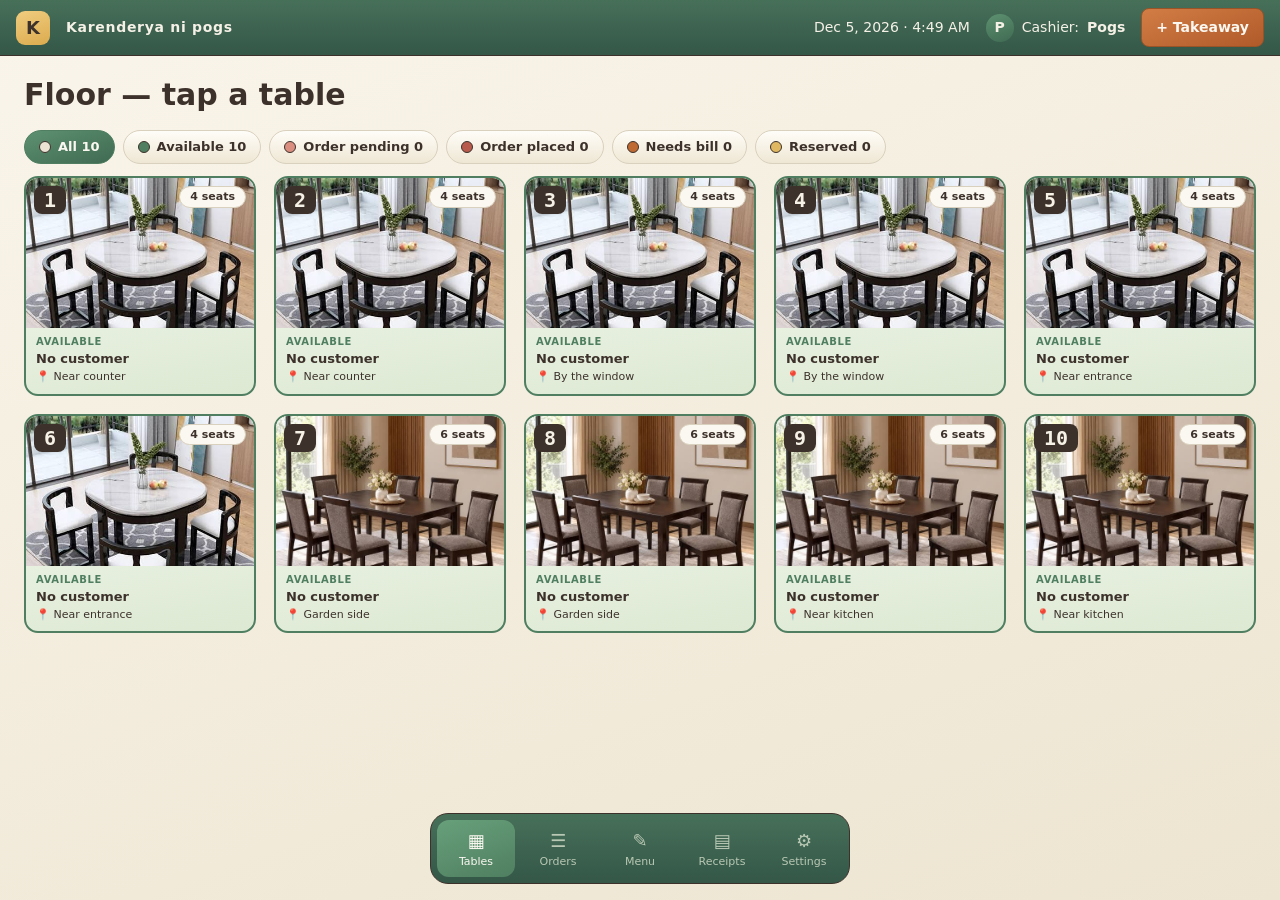
<file: index.html>
<!DOCTYPE html>
<html>
<head>
  <meta charset="utf-8">
  <meta name="viewport" content="width=device-width,initial-scale=1">
  <title>Karenderya POS - Floor</title>
  <link rel="stylesheet" href="style.css">
</head>
<body>
  <section id="app">
    <nav id="side-menu">
      <a id="link-floor" href="index.html" class="active"><span>▦</span>Tables</a>
      <a id="link-orders" href="orders.html"><span>☰</span>Orders</a>
      <a id="link-menu" href="menu.html"><span>✎</span>Menu</a>
      <a id="link-receipts" href="receipts.html"><span>▤</span>Receipts</a>
      <a id="link-settings" href="settings.html"><span>⚙</span>Settings</a>
    </nav>
    <header id="top-bar">
      <strong class="logo">K</strong>
      <strong id="shop-name"></strong>
      <span id="date-time"></span>
      <span class="cashier"><i id="avatar"></i>Cashier: <b id="cashier-name"></b></span>
      <button onclick="newTakeaway()">+ Takeaway</button>
    </header>
    <main id="floor">
      <h2>Floor — tap a table</h2>
      <p id="filter-bar" class="filters"></p>
      <section id="table-board" class="table-board"></section>
      <section id="takeaway-area" hidden>
        <h2>Open takeaway</h2>
        <section id="takeaway-board" class="table-board"></section>
      </section>
      <section id="reservation-area" hidden>
        <h2>Reservations</h2>
        <table class="list">
          <thead><tr><th>Table</th><th>Name</th><th>Guests</th><th>When</th><th></th></tr></thead>
          <tbody id="reservation-rows"></tbody>
        </table>
      </section>
    </main>

    <!-- pop-up box: seat / reserve / reserved table -->
    <section id="table-box" hidden onclick="closeBox()">
      <section id="box-panel" onclick="event.stopPropagation()">
        <h1 id="box-title"></h1>
        <p id="box-info" class="muted"></p>
        <hr>

        <section id="box-free">
          <p id="box-tabs" class="buttons">
            <button id="tab-seat" class="light-button tab" onclick="showTab('seat')">Seat now</button>
            <button id="tab-reserve" class="light-button tab" onclick="showTab('reserve')">Reserve</button>
          </p>
          <p>Customer name</p>
          <input id="box-name" placeholder="e.g. Maria Santos (leave blank for walk-in)">
          <section id="guests-area">
            <p>Guests</p>
            <input id="box-guests" type="number" min="1" placeholder="How many people?">
          </section>
          <section id="when-area">
            <p id="when-label">Date and time</p>
            <input id="box-when" type="datetime-local" oninput="showWhen()">
            <p class="quick">
              <button id="quick-now" class="light-button" onclick="quickTime('now')" hidden>Now</button>
              <button id="quick-30" class="light-button" onclick="quickTime('min30')" hidden>In 30 min</button>
              <button class="light-button" onclick="quickTime('hour1')">In 1 hour</button>
              <button class="light-button" onclick="quickTime('hour2')">In 2 hours</button>
              <button class="light-button" onclick="quickTime('today6')">Today 6 PM</button>
              <button class="light-button" onclick="quickTime('tom12')">Tomorrow 12 PM</button>
              <button class="light-button" onclick="quickTime('tom6')">Tomorrow 6 PM</button>
            </p>
            <p id="when-preview"></p>
          </section>
          <p id="box-error" class="error"></p>
          <p class="buttons">
            <button class="light-button" onclick="closeBox()">Close</button>
            <button id="box-save" class="red-button" onclick="saveBox()">Seat customer</button>
          </p>
        </section>

        <section id="box-reserved" hidden>
          <p class="buttons"><button class="red-button" onclick="seatReserved()">Customer arrived — seat now</button></p>
          <p class="buttons">
            <button class="light-button" onclick="editFromBox()">Edit</button>
            <button class="danger-button" onclick="cancelFromBox()">Cancel reservation</button>
          </p>
          <p class="buttons"><button class="light-button" onclick="closeBox()">Close</button></p>
        </section>
      </section>
    </section>
  </section>
  <script src="js/common.js"></script>
  <script src="js/floor.js"></script>
  <script>loadData();</script>
</body>
</html>
</file>
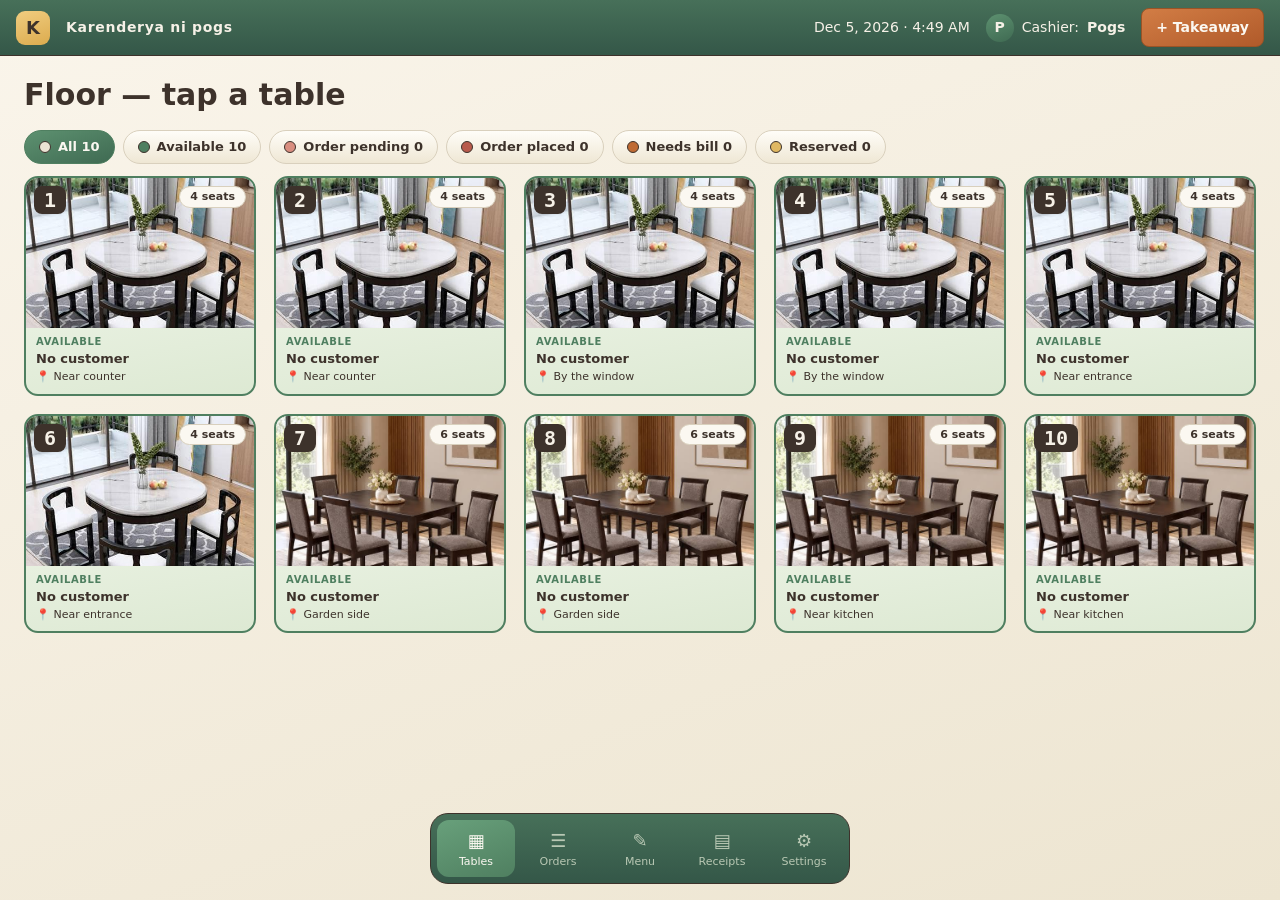
<file: bill.html>
<!DOCTYPE html>
<html>
<head>
  <meta charset="utf-8">
  <meta name="viewport" content="width=device-width,initial-scale=1">
  <title>Karenderya POS - Bill</title>
  <link rel="stylesheet" href="style.css">
</head>
<body>
  <section id="app">
    <nav id="side-menu">
      <a id="link-floor" href="index.html" class="active"><span>▦</span>Tables</a>
      <a id="link-orders" href="orders.html"><span>☰</span>Orders</a>
      <a id="link-menu" href="menu.html"><span>✎</span>Menu</a>
      <a id="link-receipts" href="receipts.html"><span>▤</span>Receipts</a>
      <a id="link-settings" href="settings.html"><span>⚙</span>Settings</a>
    </nav>
    <header id="top-bar">
      <strong class="logo">K</strong>
      <strong id="shop-name"></strong>
      <span id="date-time"></span>
      <span class="cashier"><i id="avatar"></i>Cashier: <b id="cashier-name"></b></span>
    </header>
    <main id="bill">
      <section class="paper">
        <h2 id="bill-title"></h2>
        <p id="discount-status"></p>
        <p><button id="discount-button" onclick="toggleDiscount()"></button></p>
        <hr>
        <table class="list">
          <thead><tr><th>Order</th><th>Food</th><th>Qty</th><th>Price</th></tr></thead>
          <tbody id="bill-rows"></tbody>
        </table>
        <table class="totals">
          <tr><td>Subtotal</td><td id="bill-subtotal"></td></tr>
          <tr><td>Discount</td><td id="bill-discount"></td></tr>
          <tr><td><b>Total due</b></td><td id="bill-due"></td></tr>
          <tr><td>Paid so far</td><td id="bill-paid"></td></tr>
          <tr><td><b>Balance</b></td><td id="bill-balance"></td></tr>
        </table>
        <section id="payment-box" class="box">
          <h3>Payment</h3>
          <p>Amount to collect now</p>
          <input id="collect" type="number" step="0.01" placeholder="Amount to collect, e.g. 150.00" oninput="showChange()">
          <p>Cash received</p>
          <input id="cash" type="number" step="0.01" placeholder="Cash from the customer, e.g. 200.00" oninput="showChange()">
          <p id="change" class="mono"></p>
          <p class="buttons">
            <button class="light-button" onclick="showPage('order')">← Add more food</button>
            <button id="pay-button" class="red-button" onclick="payNow()">Record payment</button>
          </p>
        </section>
        <p id="finish-box" class="buttons" hidden>
          <button class="red-button" onclick="finishCheckout()">Finish and release table</button>
        </p>
      </section>
    </main>
  </section>
  <script src="js/common.js"></script>
  <script src="js/bill.js"></script>
  <script>loadData();</script>
</body>
</html>
</file>
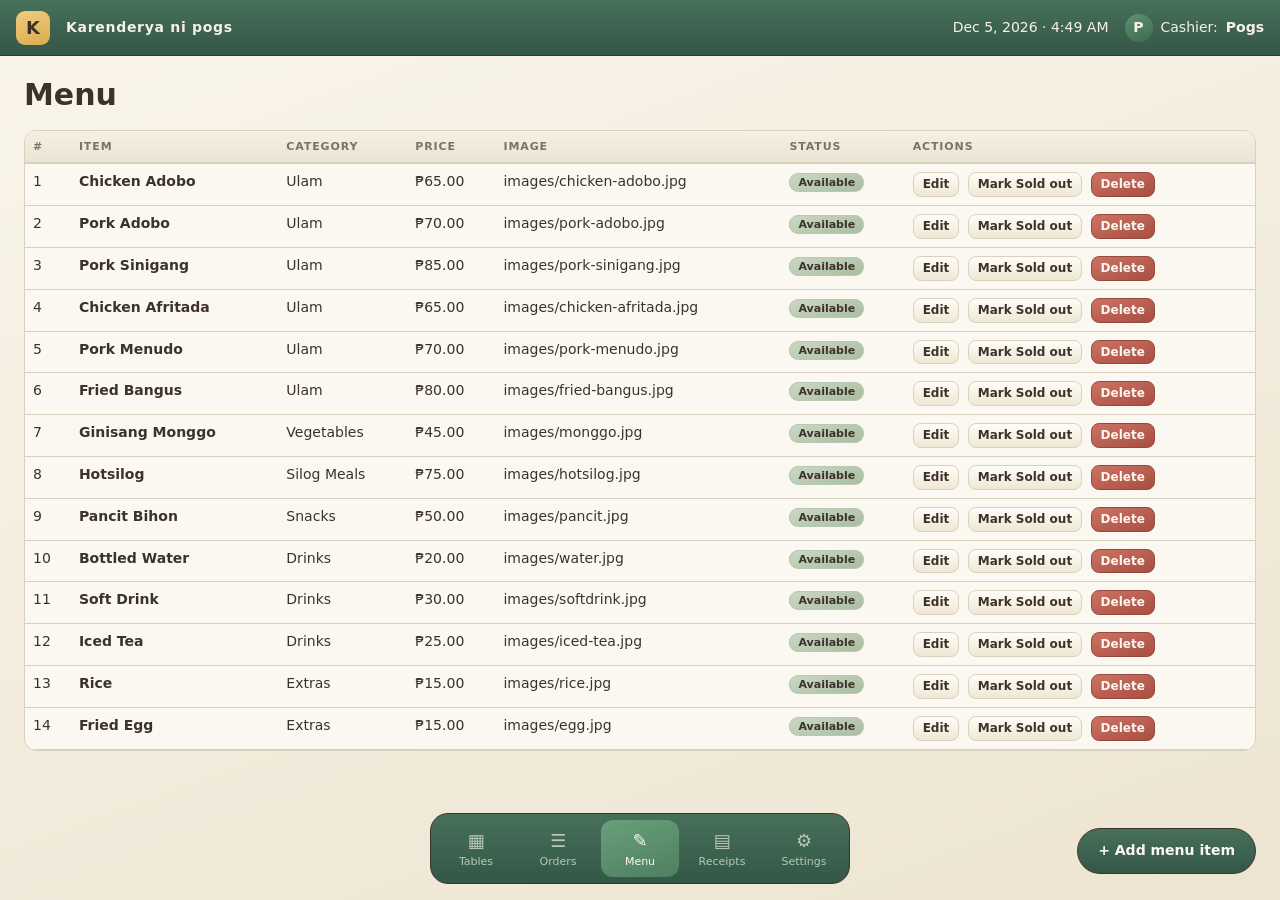
<file: menu.html>
<!DOCTYPE html>
<html>
<head>
  <meta charset="utf-8">
  <meta name="viewport" content="width=device-width,initial-scale=1">
  <title>Karenderya POS - Menu</title>
  <link rel="stylesheet" href="style.css">
</head>
<body>
  <section id="app">
    <nav id="side-menu">
      <a id="link-floor" href="index.html"><span>▦</span>Tables</a>
      <a id="link-orders" href="orders.html"><span>☰</span>Orders</a>
      <a id="link-menu" href="menu.html" class="active"><span>✎</span>Menu</a>
      <a id="link-receipts" href="receipts.html"><span>▤</span>Receipts</a>
      <a id="link-settings" href="settings.html"><span>⚙</span>Settings</a>
    </nav>
    <header id="top-bar">
      <strong class="logo">K</strong>
      <strong id="shop-name"></strong>
      <span id="date-time"></span>
      <span class="cashier"><i id="avatar"></i>Cashier: <b id="cashier-name"></b></span>
    </header>
    <main id="menu">
      <h2>Menu</h2>
      <button id="add-button" onclick="newMenuItem()">+ Add menu item</button>
      <table class="list">
        <thead><tr><th>#</th><th>Item</th><th>Category</th><th>Price</th><th>Image</th><th>Status</th><th>Actions</th></tr></thead>
        <tbody id="menu-rows"></tbody>
      </table>
    </main>
  </section>
  <script src="js/common.js"></script>
  <script src="js/menu.js"></script>
  <script>loadData();</script>
</body>
</html>
</file>
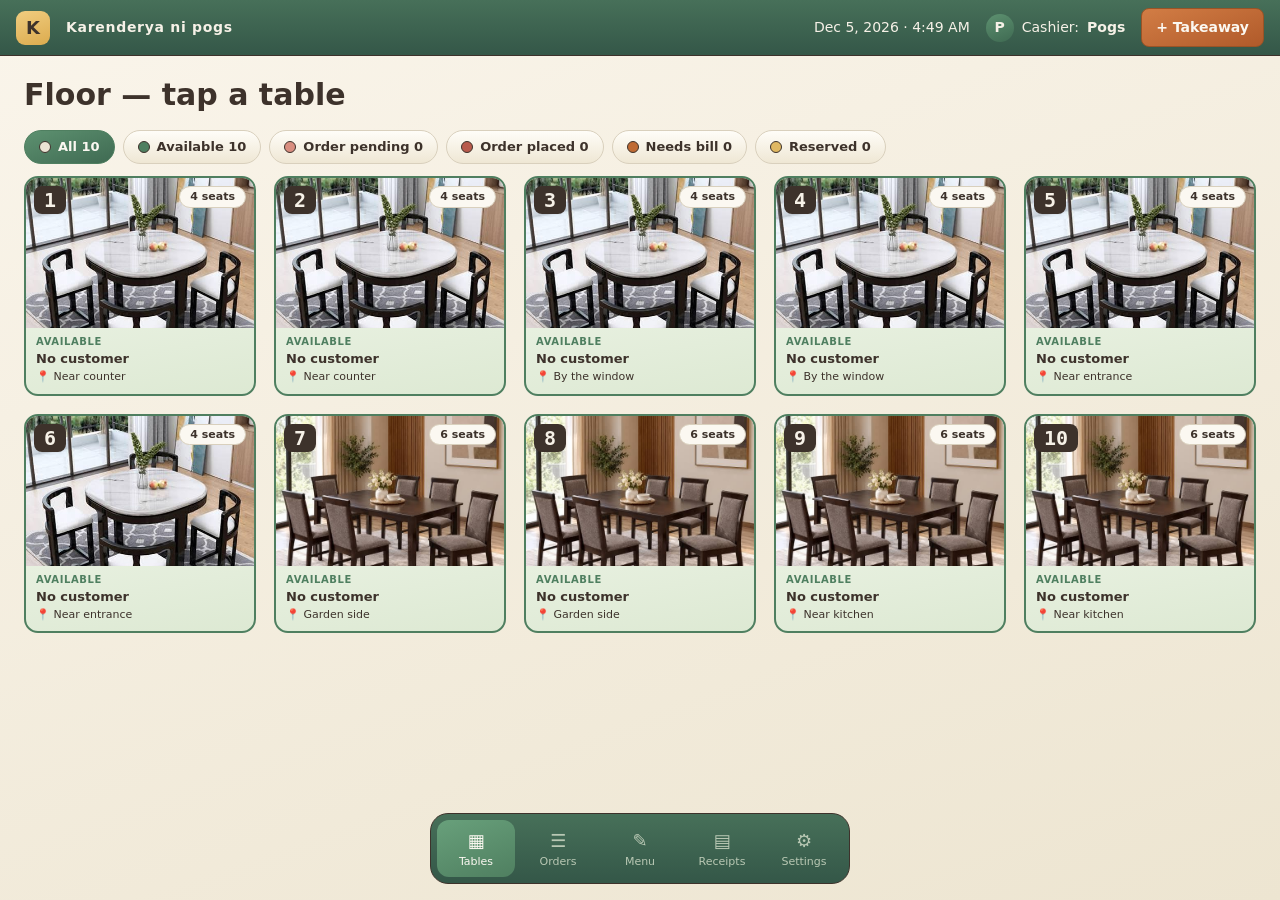
<file: order.html>
<!DOCTYPE html>
<html>
<head>
  <meta charset="utf-8">
  <meta name="viewport" content="width=device-width,initial-scale=1">
  <title>Karenderya POS - Order</title>
  <link rel="stylesheet" href="style.css">
</head>
<body>
  <section id="app">
    <nav id="side-menu">
      <a id="link-floor" href="index.html" class="active"><span>▦</span>Tables</a>
      <a id="link-orders" href="orders.html"><span>☰</span>Orders</a>
      <a id="link-menu" href="menu.html"><span>✎</span>Menu</a>
      <a id="link-receipts" href="receipts.html"><span>▤</span>Receipts</a>
      <a id="link-settings" href="settings.html"><span>⚙</span>Settings</a>
    </nav>
    <header id="top-bar">
      <strong class="logo">K</strong>
      <strong id="shop-name"></strong>
      <span id="date-time"></span>
      <span class="cashier"><i id="avatar"></i>Cashier: <b id="cashier-name"></b></span>
    </header>
    <main id="order">
      <nav id="category-list"></nav>
      <section id="food-area">
        <input id="search-box" type="search" autocomplete="off" placeholder="Search food... e.g. adobo, sinigang, turon, iced tea" oninput="onSearch()">
        <section id="food-grid" class="food-grid"></section>
      </section>
      <aside id="ticket">
        <header>
          <strong id="ticket-title"></strong>
          <p id="ticket-total" class="mono"></p>
        </header>
        <section>
          <h3>Already sent</h3>
          <ul id="sent-list"></ul>
          <h3>New order (not sent yet)</h3>
          <ul id="new-list"></ul>
        </section>
        <footer>
          <p class="big-total"><span>This order</span><span id="new-total" class="mono"></span></p>
          <button class="red-button" onclick="sendOrder()">Send order to kitchen</button>
          <button class="light-button" onclick="clearDraft()">Clear new order</button>
          <button class="light-button" onclick="showPage('floor')">Back to floor</button>
          <button onclick="goBill()">Done ordering → Billing</button>
        </footer>
      </aside>
    </main>
  </section>
  <script src="js/common.js"></script>
  <script src="js/order.js"></script>
  <script>loadData();</script>
</body>
</html>
</file>
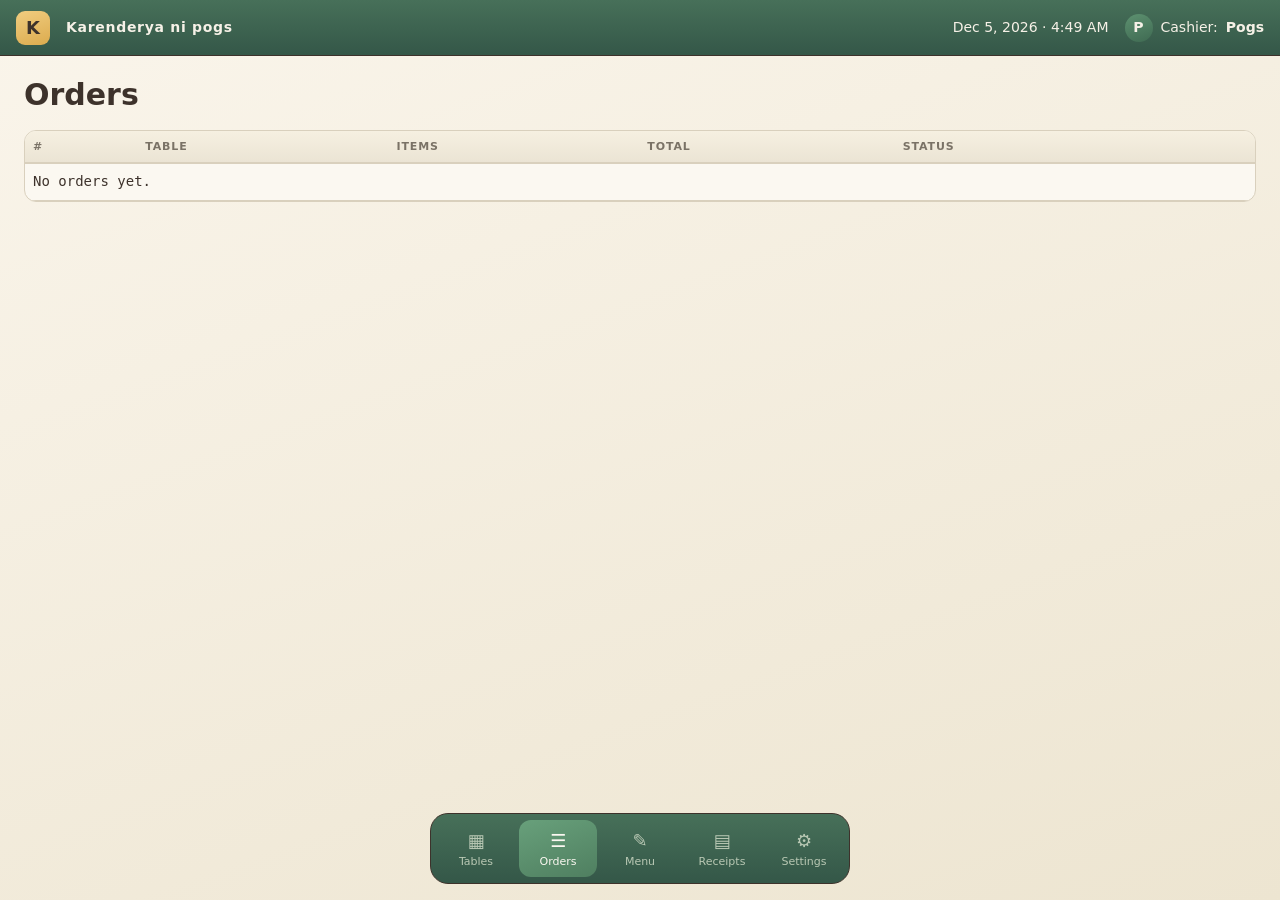
<file: orders.html>
<!DOCTYPE html>
<html>
<head>
  <meta charset="utf-8">
  <meta name="viewport" content="width=device-width,initial-scale=1">
  <title>Karenderya POS - Orders</title>
  <link rel="stylesheet" href="style.css">
</head>
<body>
  <section id="app">
    <nav id="side-menu">
      <a id="link-floor" href="index.html"><span>▦</span>Tables</a>
      <a id="link-orders" href="orders.html" class="active"><span>☰</span>Orders</a>
      <a id="link-menu" href="menu.html"><span>✎</span>Menu</a>
      <a id="link-receipts" href="receipts.html"><span>▤</span>Receipts</a>
      <a id="link-settings" href="settings.html"><span>⚙</span>Settings</a>
    </nav>
    <header id="top-bar">
      <strong class="logo">K</strong>
      <strong id="shop-name"></strong>
      <span id="date-time"></span>
      <span class="cashier"><i id="avatar"></i>Cashier: <b id="cashier-name"></b></span>
    </header>
    <main id="orders">
      <h2>Orders</h2>
      <table class="list">
        <thead><tr><th>#</th><th>Table</th><th>Items</th><th>Total</th><th>Status</th><th></th></tr></thead>
        <tbody id="order-rows"></tbody>
      </table>
    </main>
  </section>
  <script src="js/common.js"></script>
  <script src="js/orders.js"></script>
  <script>loadData();</script>
</body>
</html>
</file>
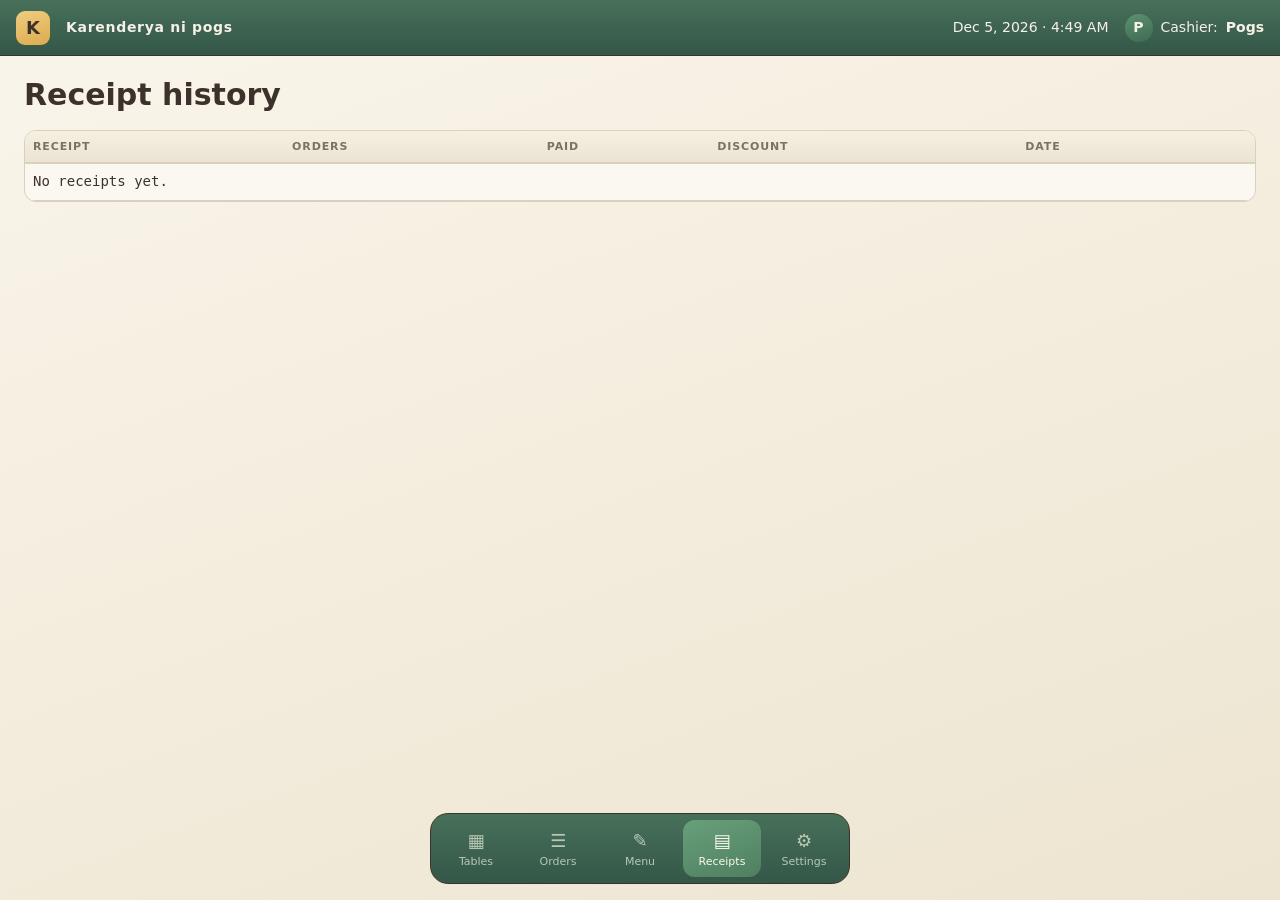
<file: receipt.html>
<!DOCTYPE html>
<html>
<head>
  <meta charset="utf-8">
  <meta name="viewport" content="width=device-width,initial-scale=1">
  <title>Karenderya POS - Receipt</title>
  <link rel="stylesheet" href="style.css">
</head>
<body>
  <section id="app">
    <nav id="side-menu">
      <a id="link-floor" href="index.html" class="active"><span>▦</span>Tables</a>
      <a id="link-orders" href="orders.html"><span>☰</span>Orders</a>
      <a id="link-menu" href="menu.html"><span>✎</span>Menu</a>
      <a id="link-receipts" href="receipts.html"><span>▤</span>Receipts</a>
      <a id="link-settings" href="settings.html"><span>⚙</span>Settings</a>
    </nav>
    <header id="top-bar">
      <strong class="logo">K</strong>
      <strong id="shop-name"></strong>
      <span id="date-time"></span>
      <span class="cashier"><i id="avatar"></i>Cashier: <b id="cashier-name"></b></span>
    </header>
    <main id="receipt-page">
      <section class="paper">
        <h2 id="receipt-title"></h2>
        <article id="receipt-paper">
          <header>
            <strong id="r-shop"></strong>
            <p id="r-address"></p>
            <p id="r-phone"></p>
            <strong id="r-heading"></strong>
          </header>
          <table>
            <tr><td>Receipt</td><td id="r-no"></td></tr>
            <tr><td>Orders</td><td id="r-orders"></td></tr>
            <tr><td>Date</td><td id="r-date"></td></tr>
            <tr><td>Cashier</td><td id="r-cashier"></td></tr>
          </table>
          <table><tbody id="r-items"></tbody></table>
          <p id="r-discount-status"></p>
          <table>
            <tr><td>Subtotal</td><td id="r-subtotal"></td></tr>
            <tr><td>Discount</td><td id="r-discount"></td></tr>
            <tr><td><b>Amount due</b></td><td id="r-due"></td></tr>
            <tr><td>Paid now</td><td id="r-paid"></td></tr>
            <tr><td>Cash received</td><td id="r-cash"></td></tr>
            <tr><td>Change</td><td id="r-change"></td></tr>
            <tr><td>Total paid</td><td id="r-total-paid"></td></tr>
            <tr><td><b>Balance</b></td><td id="r-balance"></td></tr>
            <tr><td>Method</td><td>Cash</td></tr>
          </table>
          <footer id="r-footer"></footer>
        </article>
        <p class="buttons no-print">
          <button class="light-button" onclick="window.print()">Print</button>
          <button class="light-button" onclick="downloadReceipt()">Download</button>
        </p>
        <p class="buttons no-print">
          <button id="back-history" class="red-button" onclick="showPage('receipts')" hidden>Back to history</button>
          <button id="back-table" class="red-button" onclick="showPage('order')" hidden>Back to table</button>
          <button id="finish-button" class="red-button" onclick="finishCheckout()" hidden>Finish checkout</button>
        </p>
      </section>
    </main>
  </section>
  <script src="js/common.js"></script>
  <script src="js/receipt.js"></script>
  <script>loadData();</script>
</body>
</html>
</file>
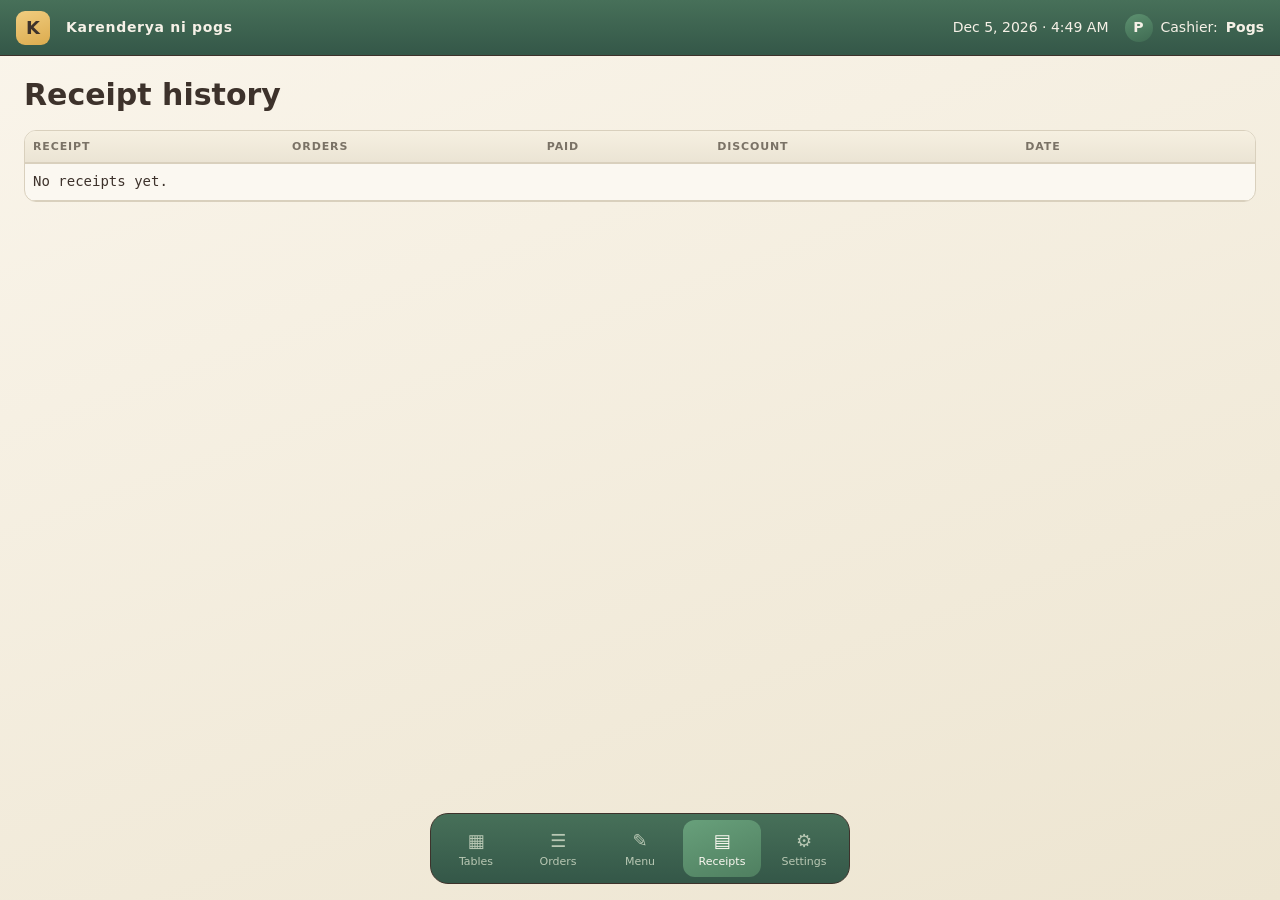
<file: receipts.html>
<!DOCTYPE html>
<html>
<head>
  <meta charset="utf-8">
  <meta name="viewport" content="width=device-width,initial-scale=1">
  <title>Karenderya POS - Receipts</title>
  <link rel="stylesheet" href="style.css">
</head>
<body>
  <section id="app">
    <nav id="side-menu">
      <a id="link-floor" href="index.html"><span>▦</span>Tables</a>
      <a id="link-orders" href="orders.html"><span>☰</span>Orders</a>
      <a id="link-menu" href="menu.html"><span>✎</span>Menu</a>
      <a id="link-receipts" href="receipts.html" class="active"><span>▤</span>Receipts</a>
      <a id="link-settings" href="settings.html"><span>⚙</span>Settings</a>
    </nav>
    <header id="top-bar">
      <strong class="logo">K</strong>
      <strong id="shop-name"></strong>
      <span id="date-time"></span>
      <span class="cashier"><i id="avatar"></i>Cashier: <b id="cashier-name"></b></span>
    </header>
    <main id="receipts">
      <h2>Receipt history</h2>
      <table class="list">
        <thead><tr><th>Receipt</th><th>Orders</th><th>Paid</th><th>Discount</th><th>Date</th><th></th></tr></thead>
        <tbody id="receipt-rows"></tbody>
      </table>
    </main>
  </section>
  <script src="js/common.js"></script>
  <script src="js/receipts.js"></script>
  <script>loadData();</script>
</body>
</html>
</file>
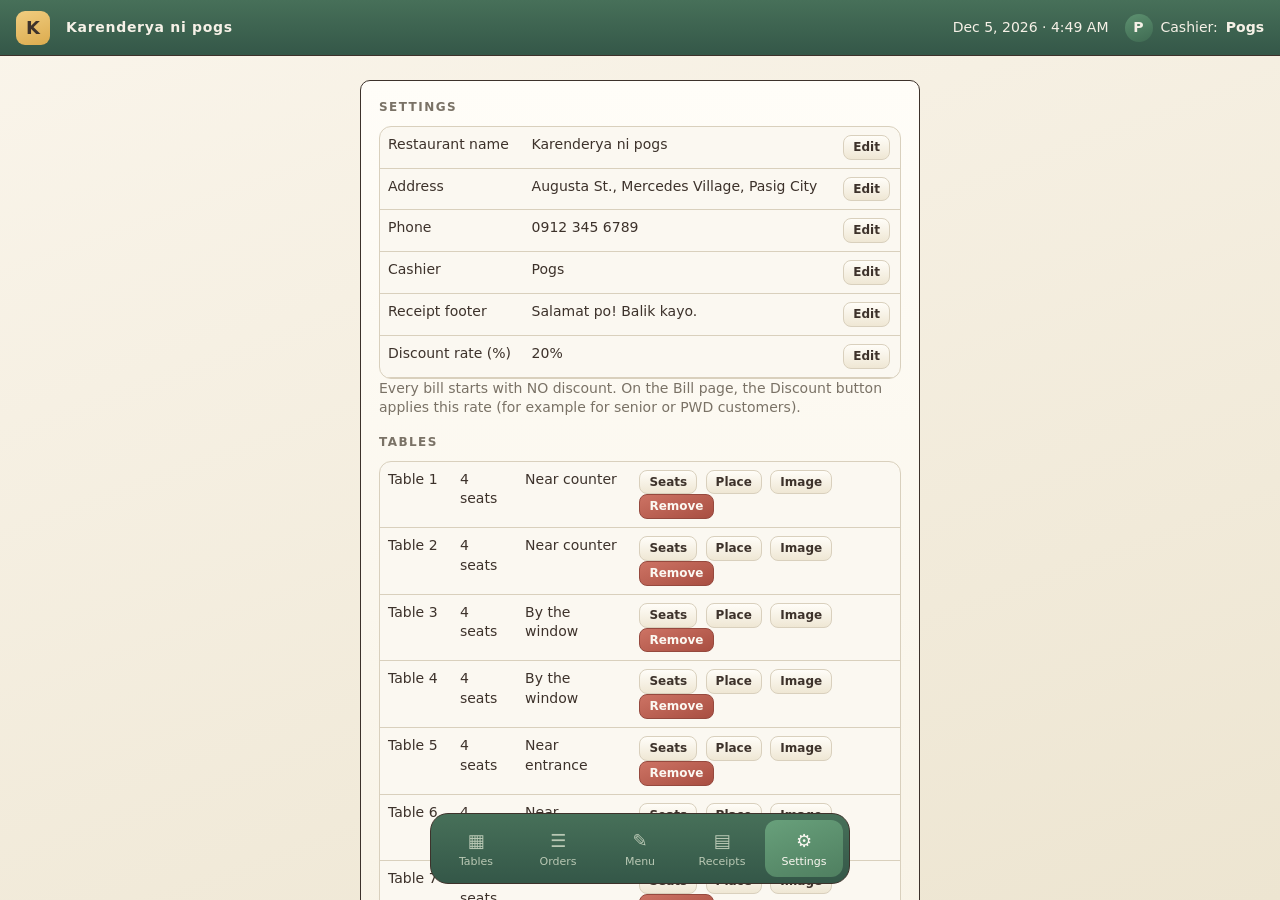
<file: settings.html>
<!DOCTYPE html>
<html>
<head>
  <meta charset="utf-8">
  <meta name="viewport" content="width=device-width,initial-scale=1">
  <title>Karenderya POS - Settings</title>
  <link rel="stylesheet" href="style.css">
</head>
<body>
  <section id="app">
    <nav id="side-menu">
      <a id="link-floor" href="index.html"><span>▦</span>Tables</a>
      <a id="link-orders" href="orders.html"><span>☰</span>Orders</a>
      <a id="link-menu" href="menu.html"><span>✎</span>Menu</a>
      <a id="link-receipts" href="receipts.html"><span>▤</span>Receipts</a>
      <a id="link-settings" href="settings.html" class="active"><span>⚙</span>Settings</a>
    </nav>
    <header id="top-bar">
      <strong class="logo">K</strong>
      <strong id="shop-name"></strong>
      <span id="date-time"></span>
      <span class="cashier"><i id="avatar"></i>Cashier: <b id="cashier-name"></b></span>
    </header>
    <main id="settings">
      <section class="paper">
        <h2>Settings</h2>
        <table class="list"><tbody>
          <tr><td>Restaurant name</td><td id="set-name"></td><td><button class="small light-button" onclick="editShop('name')">Edit</button></td></tr>
          <tr><td>Address</td><td id="set-address"></td><td><button class="small light-button" onclick="editShop('address')">Edit</button></td></tr>
          <tr><td>Phone</td><td id="set-phone"></td><td><button class="small light-button" onclick="editShop('phone')">Edit</button></td></tr>
          <tr><td>Cashier</td><td id="set-cashier"></td><td><button class="small light-button" onclick="editShop('cashier')">Edit</button></td></tr>
          <tr><td>Receipt footer</td><td id="set-footer"></td><td><button class="small light-button" onclick="editShop('footer')">Edit</button></td></tr>
          <tr><td>Discount rate (%)</td><td id="set-discount"></td><td><button class="small light-button" onclick="editDiscount()">Edit</button></td></tr>
        </tbody></table>
        <p class="muted">Every bill starts with NO discount. On the Bill page, the Discount button applies this rate (for example for senior or PWD customers).</p>
        <h2>Tables</h2>
        <table class="list"><tbody id="table-rows"></tbody></table>
        <p class="buttons"><button class="light-button" onclick="addTable()">+ Add table</button></p>
      </section>
    </main>
  </section>
  <script src="js/common.js"></script>
  <script src="js/settings.js"></script>
  <script>loadData();</script>
</body>
</html>
</file>
<file: style.css>
/* COLOR MEANING (soft colors, easy on the eyes)
   brown  = warm, trustworthy (text)
   green  = fresh, "go" (available table, confirm, paid, top bar, menu dock)
   orange = appetite + action (main buttons)
   red    = busy / stop (occupied table)
   amber  = attention, special (reserved table, discount, price tags)
   cream  = calm background
   Gradients: each color fades slowly from a lighter shade to a darker one. */
:root{
  --brown:#3d322b;--brown2:#4a3e35;
  --green:#4f7f60;--green-dark:#3b5f4a;
  --orange:#bf6a33;--red:#b85a4c;--amber:#e0b862;
  --cream:#f6f1e7;--paper:#fbf8f1;--sand:#ebe4d4;--sage:#b9c8b4;--gray:#7a7266;--line:#d9d0bd;
  --g-green:linear-gradient(160deg,#5d9170,#3f6a52);
  --g-dark:linear-gradient(180deg,#477059,#345748);
  --g-orange:linear-gradient(160deg,#d27d45,#b05a2a);
  --g-red:linear-gradient(160deg,#cd7364,#a84e41);
  --g-amber:linear-gradient(160deg,#f0cd80,#dcab4e);
  --g-sage:linear-gradient(160deg,#cbd8c4,#a9bd9f);
  --g-paper:linear-gradient(180deg,#fffdf8,#f6f0e1);
  --mono:ui-monospace,Consolas,monospace;--sans:"Segoe UI",system-ui,sans-serif;
}
*{box-sizing:border-box;margin:0}
html,body{height:100%}
body{font:14px/1.4 var(--sans);background:linear-gradient(160deg,#faf5eb,#ede5d1) fixed;color:var(--brown)}
button,input{font:inherit;color:inherit}

/* buttons */
button{cursor:pointer;font-family:var(--sans);background:var(--g-green);color:var(--paper);border:1px solid var(--green-dark);border-radius:8px;padding:9px 14px;font-weight:600}
button:hover{filter:brightness(1.07)}
button:disabled{background:var(--sand);color:var(--gray);border-color:var(--line);cursor:not-allowed}
.red-button{background:var(--g-orange);border-color:#9a5326}
.danger-button{background:var(--g-red);border-color:#96493e}
.gold-button{background:var(--g-amber);color:var(--brown);border-color:#b8913a}
.light-button{background:linear-gradient(180deg,#fffdf8,#efe7d4);color:var(--brown);border:1px solid var(--line)}
.small{padding:3px 9px;font-size:12px}
.tab.active{background:var(--g-green);color:var(--paper);border-color:var(--green)}

/* inputs */
input{padding:10px;border:1px solid var(--line);border-radius:8px;background:var(--paper);width:100%;margin:4px 0 8px}
input:focus{outline:2px solid var(--orange);border-color:var(--orange)}
input::placeholder{color:var(--gray);font-style:italic}

h1{font-size:22px;margin-bottom:4px}
h2{font-size:12px;letter-spacing:.12em;text-transform:uppercase;color:var(--gray);margin:0 0 10px}
main>h2{font-size:30px;letter-spacing:0;text-transform:none;color:var(--brown);margin-bottom:14px}
h3{font-size:11px;letter-spacing:.1em;text-transform:uppercase;color:var(--gray);margin:10px 0 4px}
hr{border:0;border-top:1px dashed var(--line);margin:10px 0}
.price,.mono,td:last-child{font-family:var(--mono)}
.muted{color:var(--gray)}
.error{color:var(--red);font-weight:600;min-height:20px}
[hidden]{display:none!important}

/* page frame: top bar on top, floating menu dock at the bottom */
#app{display:grid;grid-template-columns:1fr;grid-template-rows:56px 1fr;height:100vh}
#side-menu{position:fixed;bottom:16px;left:50%;transform:translateX(-50%);z-index:10;display:flex;flex-direction:row;gap:4px;padding:6px;background:var(--g-dark);border:1px solid var(--brown);border-radius:18px}
#side-menu a{width:78px;padding:8px 0;text-align:center;color:var(--sage);text-decoration:none;font-size:11px;border-radius:12px}
#side-menu a:hover{background:#4a7459}
#side-menu a span{display:block;font-size:18px}
#side-menu a.active{background:linear-gradient(160deg,#68a07b,#4f7f60);color:var(--paper)}
#top-bar{position:relative;z-index:2;display:flex;align-items:center;gap:16px;background:var(--g-dark);color:var(--cream);padding:0 16px;border-bottom:1px solid var(--brown)}
#top-bar #shop-name{flex:1;letter-spacing:.05em}
#top-bar .logo{width:34px;height:34px;border-radius:9px;background:var(--g-amber);color:var(--brown);display:grid;place-items:center;font-size:18px;flex:none}
.cashier{display:flex;align-items:center;gap:8px}
#avatar{width:28px;height:28px;border-radius:50%;background:var(--g-green);display:grid;place-items:center;font-style:normal;font-weight:700}
#top-bar button{background:var(--g-orange);border-color:#9a5326}
main{position:relative;z-index:1;overflow:auto;padding:18px 24px 110px}

/* floor: color key */
/* floor: filter buttons (click one to show only that group of tables) */
.filters{display:flex;flex-wrap:wrap;gap:8px;margin-bottom:12px}
.filters button{display:flex;align-items:center;gap:7px;padding:7px 14px;border-radius:999px;font-size:13px}
.filters button::before{content:'';width:10px;height:10px;border-radius:50%;background:var(--c);border:1px solid var(--brown)}
.filters button.active{background:var(--g-green);color:var(--paper);border-color:var(--green)}
.f-all{--c:var(--sand)}.f-free{--c:var(--green)}.f-pending{--c:#d98e80}.f-placed{--c:var(--red)}.f-bill{--c:var(--orange)}.f-reserved{--c:var(--amber)}

/* floor: table cards = picture on top, details below */
.table-board{display:grid;grid-template-columns:repeat(auto-fill,minmax(200px,1fr));gap:18px;margin:6px 0 14px}
.table-tile{position:relative;display:flex;flex-direction:column;padding:0;overflow:hidden;text-align:left;border-radius:14px;border:2px solid var(--line);color:var(--brown);font-weight:400}
.table-picture{position:relative;height:150px;display:grid;place-items:center;overflow:hidden}
.table-picture img{width:100%;height:100%;object-fit:cover}
.take-icon{font-size:46px}
.table-number{position:absolute;left:8px;top:8px;font:800 20px/1 var(--mono);background:var(--brown);color:var(--cream);padding:4px 10px;border-radius:8px}
.seat-badge{position:absolute;right:8px;top:8px;background:var(--paper);color:var(--brown);border:1px solid var(--line);padding:2px 10px;border-radius:999px;font-size:11px;font-weight:700}
.table-info{display:flex;flex-direction:column;gap:1px;padding:7px 10px 9px}
.state{font-size:10px;letter-spacing:.06em;text-transform:uppercase;font-weight:700}
.who{font-size:13px}
.where{font-size:11px}
.bill-amount{align-self:flex-start;margin-top:4px;font:800 19px var(--mono);padding:3px 14px;border-radius:999px;background:var(--g-amber);color:#4a3410;border:1px solid #c69a3a}
.table-tile.free{background:linear-gradient(170deg,#f6faf1,#dde9d3);border-color:var(--green)}
.table-tile.free .table-picture{background:linear-gradient(160deg,#e9f1e1,#cfe0c4)}
.table-tile.free .state{color:var(--green)}
.table-tile.taken{background:var(--g-red);border-color:#96493e;color:var(--paper)}
.table-tile.taken .table-picture{background:linear-gradient(160deg,#dc9a8d,#c96f60)}
.table-tile.taken .state{color:#f5deb0}
.table-tile.pending{background:linear-gradient(170deg,#d98e80,#bd6454)}
.table-tile.pending .table-picture{background:linear-gradient(160deg,#e8b0a5,#d98e80)}
.table-tile.bill{background:var(--g-orange);border-color:#9a5326}
.table-tile.bill .table-picture{background:linear-gradient(160deg,#e6ad82,#d08852)}
.table-tile.reserved{background:linear-gradient(170deg,#fbf0cf,#f0d998);border-color:var(--amber)}
.table-tile.reserved .table-picture{background:linear-gradient(160deg,#fcf4d8,#f3dfa3)}
.table-tile.reserved .state{color:#7a5a1e}
.table-tile:hover{filter:brightness(1.04)}

/* pop-up box: faded and slightly blurred backdrop, panel on top */
#table-box{position:fixed;inset:0;z-index:20;background:rgba(61,50,43,.45);backdrop-filter:blur(4px);display:grid;place-items:center;padding:16px}
#box-panel{width:100%;max-width:430px;max-height:92vh;overflow:auto;background:var(--g-paper);border:1px solid var(--brown);border-radius:14px;border-top:6px solid var(--amber);padding:18px}
#box-panel .buttons button{padding:10px}
.quick{display:flex;flex-wrap:wrap;gap:6px;margin:2px 0 8px}
.quick button{padding:5px 10px;font-size:12px}
#when-preview{font-weight:700;color:var(--green);min-height:20px}

/* order page: categories | food (6 per line) | wider ticket */
#order{display:grid;grid-template-columns:130px 1fr 450px;gap:14px;height:100%}
#order>*{min-height:0;overflow:auto}
#category-list button{display:block;width:100%;text-align:left;margin-bottom:5px;background:linear-gradient(180deg,#f3ecdb,var(--sand));color:var(--brown);border-color:var(--line);border-radius:0 8px 8px 0;border-left:4px solid transparent}
#category-list button.active{background:var(--g-green);color:var(--paper);border-color:var(--green);border-left-color:var(--orange)}
#food-area{padding:2px 4px 10px}
#search-box{position:sticky;top:0;z-index:5;margin:0 0 12px}
.food-grid{display:grid;grid-template-columns:repeat(6,1fr);gap:12px}
/* the picture fills the whole card; the name sits on the picture at the bottom */
.food-card{position:relative;display:block;aspect-ratio:1/1.15;padding:0;overflow:hidden;border-radius:14px;border:1px solid var(--line);background:var(--sand);color:var(--brown);text-align:left;font-weight:400}
.food-card:hover{border-color:var(--orange)}
.food-picture{position:absolute;inset:0;background:var(--g-sage);color:var(--green-dark);font:800 40px var(--mono);display:grid;place-items:center}
.food-picture img{position:absolute;inset:0;width:100%;height:100%;object-fit:cover}
.food-card strong{position:absolute;left:0;right:0;bottom:0;padding:34px 8px 8px;font-size:13px;color:#fffaf0;background:linear-gradient(180deg,rgba(40,28,18,0),rgba(40,28,18,.82))}
.food-card .price{position:absolute;top:8px;right:8px;background:var(--g-amber);color:#3d2a10;padding:3px 10px;border-radius:999px;font:800 13px var(--mono);border:1px solid #c69a3a}
/* sold out: gray with a line through it */
.food-card.unavailable{border-color:var(--gray)}
.food-card.unavailable .food-picture{background:var(--line);color:var(--gray)}
.food-card.unavailable .food-picture img{filter:grayscale(1)}
.food-card.unavailable strong,.food-card.unavailable .price{text-decoration:line-through}
.food-card.unavailable .price{background:var(--gray);color:var(--paper);border-color:var(--gray)}
#ticket{background:var(--g-paper);border:1px solid var(--brown);border-top:6px solid var(--amber);border-radius:6px;display:flex;flex-direction:column;overflow:hidden}
#ticket>header{padding:10px 12px;background:linear-gradient(180deg,#f1e9d6,var(--sand));border-bottom:1px dashed var(--gray)}
#ticket>section{flex:1;overflow:auto;padding:4px 12px}
#ticket>footer{padding:10px 12px;border-top:1px dashed var(--gray);display:grid;gap:6px;background:linear-gradient(180deg,var(--cream),#efe8d6)}
#ticket ul{list-style:none;padding:0}
#ticket li{padding:6px 0;border-bottom:1px dotted var(--line)}
#ticket li .price{float:right}
.big-total{display:flex;justify-content:space-between;font-size:18px;font-weight:800}

/* paper sheets (bill, settings, receipt) */
.paper{position:relative;max-width:560px;margin:6px auto 14px;background:var(--g-paper);border:1px solid var(--brown);border-radius:10px;padding:18px}
.paper h2{margin-top:16px}.paper h2:first-child{margin-top:0}
.paper ul{list-style:none;padding:0}
.box{background:linear-gradient(180deg,#f1e9d6,var(--sand));border:1px solid var(--line);border-radius:10px;padding:12px;margin-top:12px}
.buttons{display:flex;gap:8px;margin-top:10px}.buttons button{flex:1}

/* discount tags: amber = special, soft green = normal */
.tag-yes,.tag-none{display:block;padding:8px 12px;border-radius:8px;font-weight:800;letter-spacing:.04em;margin-bottom:8px}
.tag-yes{background:linear-gradient(180deg,#f9edca,#f0dca0);border:1px solid var(--amber);color:#6b5016}
.tag-none{background:linear-gradient(180deg,#e9f2eb,#d6e6da);border:1px solid var(--green);color:var(--green)}

/* tables */
table.list,table.totals{width:100%;border-collapse:collapse;background:var(--paper);border:1px solid var(--line)}
table.list{border-collapse:separate;border-spacing:0;border-radius:12px;overflow:hidden}
.list th{font-size:11px;text-align:left;letter-spacing:.08em;text-transform:uppercase;color:var(--gray);padding:8px;border-bottom:2px solid var(--line);background:linear-gradient(180deg,#f6f0e1,var(--sand))}
.list td,.totals td{padding:8px;border-bottom:1px solid var(--line);vertical-align:top}
.totals td:last-child,.list td.right{text-align:right}
.list tr.sold-out td:not(:last-child){color:var(--gray);background:var(--sand);text-decoration:line-through}
.status{font-size:11px;padding:2px 8px;border-radius:10px;background:var(--sand);border:1px solid var(--line);font-weight:700}
.status.pending{background:var(--g-amber);border-color:#c69a3a}
.status.preparing{background:var(--g-orange);color:var(--paper);border-color:var(--orange)}
.status.ready{background:var(--g-green);color:var(--paper);border-color:var(--green)}
.status.served,.status.completed{background:var(--g-sage);border-color:var(--sage)}
.status.canceled{background:var(--sand);color:var(--gray);text-decoration:line-through}

/* receipt (stays plain black on white like real paper) */
#receipt-paper{font:12px/1.4 var(--mono);background:#fff;color:#000;padding:12px;width:300px;margin:0 auto;border:1px solid var(--line)}
#receipt-paper header,#receipt-paper footer{text-align:center;display:block;padding:4px 0}
#receipt-paper table{width:100%;border-collapse:collapse;border-top:1px dashed #000}
#receipt-paper td{padding:1px 0}#receipt-paper td:last-child{text-align:right}
#r-discount-status{text-align:center;font-weight:700;padding:3px 0;border-top:1px dashed #000}

/* menu page: round "+ Add menu item" button floats at the bottom right */
#add-button{position:fixed;right:24px;bottom:26px;z-index:10;background:var(--g-dark);border:1px solid var(--brown);border-radius:999px;padding:12px 20px}
#menu-rows td:nth-child(2){font-weight:700}

@media print{#side-menu,#top-bar,.no-print{display:none!important}#app{display:block;height:auto}main{padding:0}.paper{border:0}#receipt-paper{border:0;width:72mm}}
@media(max-width:1250px){.food-grid{grid-template-columns:repeat(4,1fr)}}
@media(max-width:900px){#order{grid-template-columns:1fr;height:auto}#category-list{display:flex;gap:4px;overflow:auto}#category-list button{width:auto;white-space:nowrap}.food-grid{grid-template-columns:repeat(3,1fr)}}
@media(max-width:600px){#side-menu a{width:56px;font-size:10px}.food-grid{grid-template-columns:repeat(2,1fr)}}
</file>
